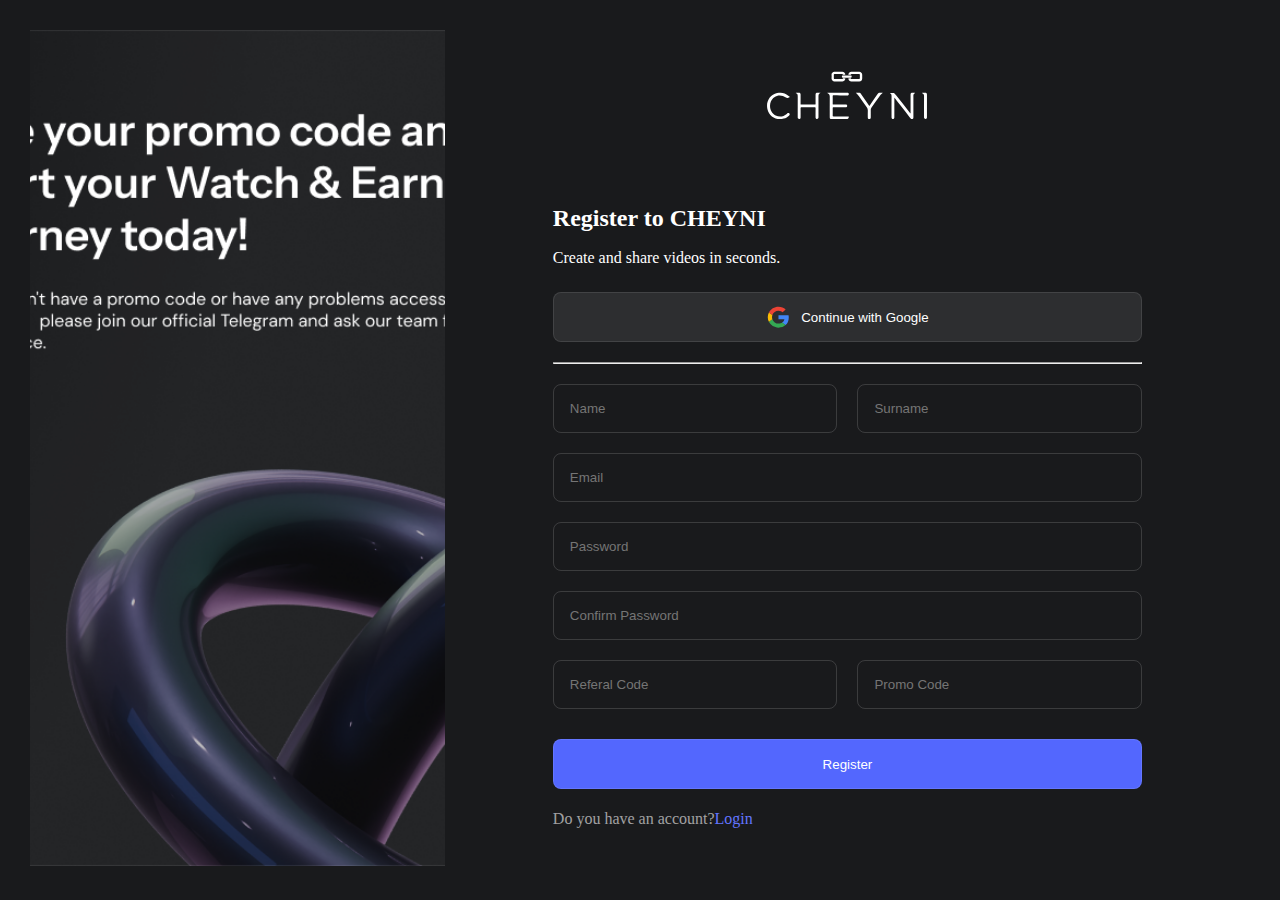
<file: index.html>
<!DOCTYPE html>
<html lang="en">

<head>
    <meta charset="UTF-8">
    <meta name="viewport" content="width=device-width, initial-scale=1.0">
    <link rel="stylesheet" href="css/style.css">
    <link rel="stylesheet" href="css/responsive.css">
    <link rel="icon" href="images/logo_icon.jpg">
    <title>Register to CHEYNI</title>
</head>

<body>
    <div class="register__page">
        <div class="left__side">
            <img src="/images/Left.png" alt="">
        </div>
        <div class="right__side">
            <div class="right__side__logo">
                <img src="/images/Logo_cheyni.svg" alt="CHEYNI Logo">
            </div>

            <div class="right__side__desc">
                <h2>Register to CHEYNI</h2>
                <p>Create and share videos in seconds.</p>
            </div>
            <button id="gmail__btn">
                <img src="/images/icon-google.svg" alt="">
                Continue with Google
            </button>
            <hr>

            <form action="">
                <div class="form-group">
                    <input type="text" placeholder="Name" name="" id="">
                    <input type="text" placeholder="Surname" name="" id="">
                </div>
                <input type="email" placeholder="Email" name="" id="">
                <input type="password" placeholder="Password" name="" id="">
                <input type="password" placeholder="Confirm Password" name="" id="">
                <div class="form-group">
                    <input type="text" placeholder="Referal Code" name="" id="">
                    <input type="text" placeholder="Promo Code" name="" id="">
                </div>

                <button id="register">Register</button>
            </form>
            <span>Do you have an account?<a href="login.html">Login</a></span>
        </div>
    </div>
</body>

</html>
</file>
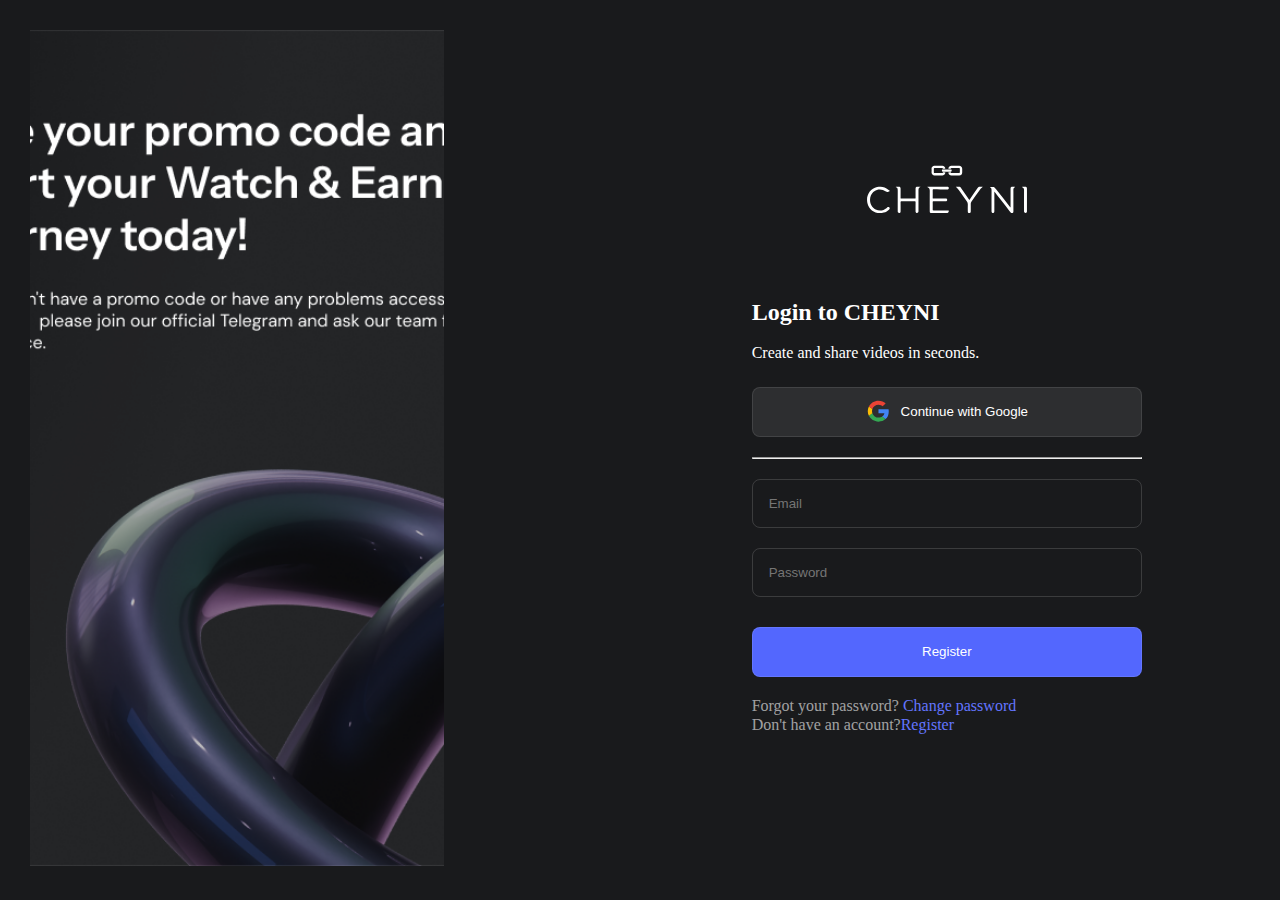
<file: login.html>
<!DOCTYPE html>
<html lang="en">

<head>
    <meta charset="UTF-8">
    <meta name="viewport" content="width=device-width, initial-scale=1.0">
    <link rel="stylesheet" href="css/style.css">
    <link rel="stylesheet" href="css/responsive.css">
    <title>Login to CHEYNI</title>
</head>

<body>
    <div class="login__page_login">
        <div class="left__side">
            <img src="/images/Left.png" alt="Image for promotion">
        </div>
        <div class="right__side">
            <div class="right__side__logo">
                <img src="/images/Logo_cheyni.svg" alt="CHEYNI Logo">
            </div>

            <div class="right__side__desc">
                <h2>Login to CHEYNI</h2>
                <p>Create and share videos in seconds.</p>
            </div>
            <button id="gmail__btn">
                <img src="/images/icon-google.svg" alt="Google icon">
                Continue with Google
            </button>
            <hr>

                <input type="email" placeholder="Email" name="" id="">
                <input type="password" placeholder="Password" name="" id="">
                <button id="register">Register</button>
            </form>
            <div class="p_password"> 
                <p>Forgot your password? <a href="">Change password</a></p>
            </div>
            <span>Don't have an account?<a href="/">Register</a></span>
        </div>
    </div>
</body>

</html>
</file>
<file: css/style.css>
* {
    margin: 0;
    padding: 0;
    box-sizing: border-box;
    text-decoration: none;
    list-style: none;
    /* border: 1px solid red; */
}

body {
    background-color: #191A1C;
    color: white;
    padding: 30px;
}

a {
    color: #6375FF;
    cursor: pointer;
}

.register__page {
    display: flex;
    justify-content: space-between;
    align-items: center;
    /* gap: 40px; */
}

.left__side {
    width: 37%;
}

.left__side img {
    width: 100%;
    object-fit: cover;
    height: calc(100vh - 64px);
}

.right__side {
    padding: 0px 108px;
}

.right__side__logo {
    margin-bottom: 80px;
    text-align: center;
}

.right__side__desc h2 {
    font-size: 24px;
    font-weight: 600;
    line-height: 120%;
    margin-bottom:16px;
}

.right__side__desc p {
    font-size: 16px;
    font-weight: 400;
    line-height: 20px;
    margin-bottom: 24px;
}

#gmail__btn,
#register, #login {
    display: flex;
    cursor: pointer;
    width: 100%;
    height: 50px;
    padding: 16px;
    justify-content: center;
    align-items: center;
    gap: 10px;
    align-self: stretch;
    border-radius: 8px;
    border: 1px solid rgba(255, 255, 255, 0.10);
    color: white;
    margin: 20px 0px;
}

hr {
    margin: 10px 0px;
}

#gmail__btn {
    background: var(--Main-Dark_200, #2D2E30);
}

#register, #login {
    background: var(--Main-Dark_200, #5367FE);

}

.right__side span {
    color: rgba(255, 255, 255, 0.60);
    font-size: 16px;
    font-style: normal;
    font-weight: 400;
    line-height: 20px;
}

input {
    width: 100%;
    padding: 16px;
    border-radius: 8px;
    border: 1px solid rgba(255, 255, 255, 0.15);
    background-color: transparent;
    color: white;
    margin: 10px 0px;
}

.form-group {
    display: flex;
    justify-content: space-between;
    gap: 20px;
    align-items: center;
}
.p_password {
    color: rgba(255, 255, 255, 0.60);
}
.login__page_login {
    display: flex;
    justify-content: center;
    align-items: center;
    gap: 200px;
}
</file>
<file: css/responsive.css>
@media screen and (max-width: 600px) {  
    .register__page, .login__page_login {
        flex-direction: column;
        align-items: center;
    }
    .right__side {
        padding: 20px;
        width: 100%;
    }

    .right__side__logo {
        margin-bottom: 40px;
    }

    .right__side__desc h2 {
        font-size: 20px;
    }

    .right__side__desc p {
        font-size: 14px;
    }    
    
}
@media screen and (max-width: 1024px) {
    .register__page, .login__page_login {
        height: 300px;
        flex-direction: column;
        align-items: center;
    }
    .left__side img {
   display: none;
    }

    .right__side {
        padding: 20px;
        width: 100%;
    }

    .right__side__logo {
        margin-bottom: 40px;
    }

    .right__side__desc h2 {
        font-size: 22px;
    }

    .right__side__desc p {
        font-size: 15px;
    }
    
}
</file>
